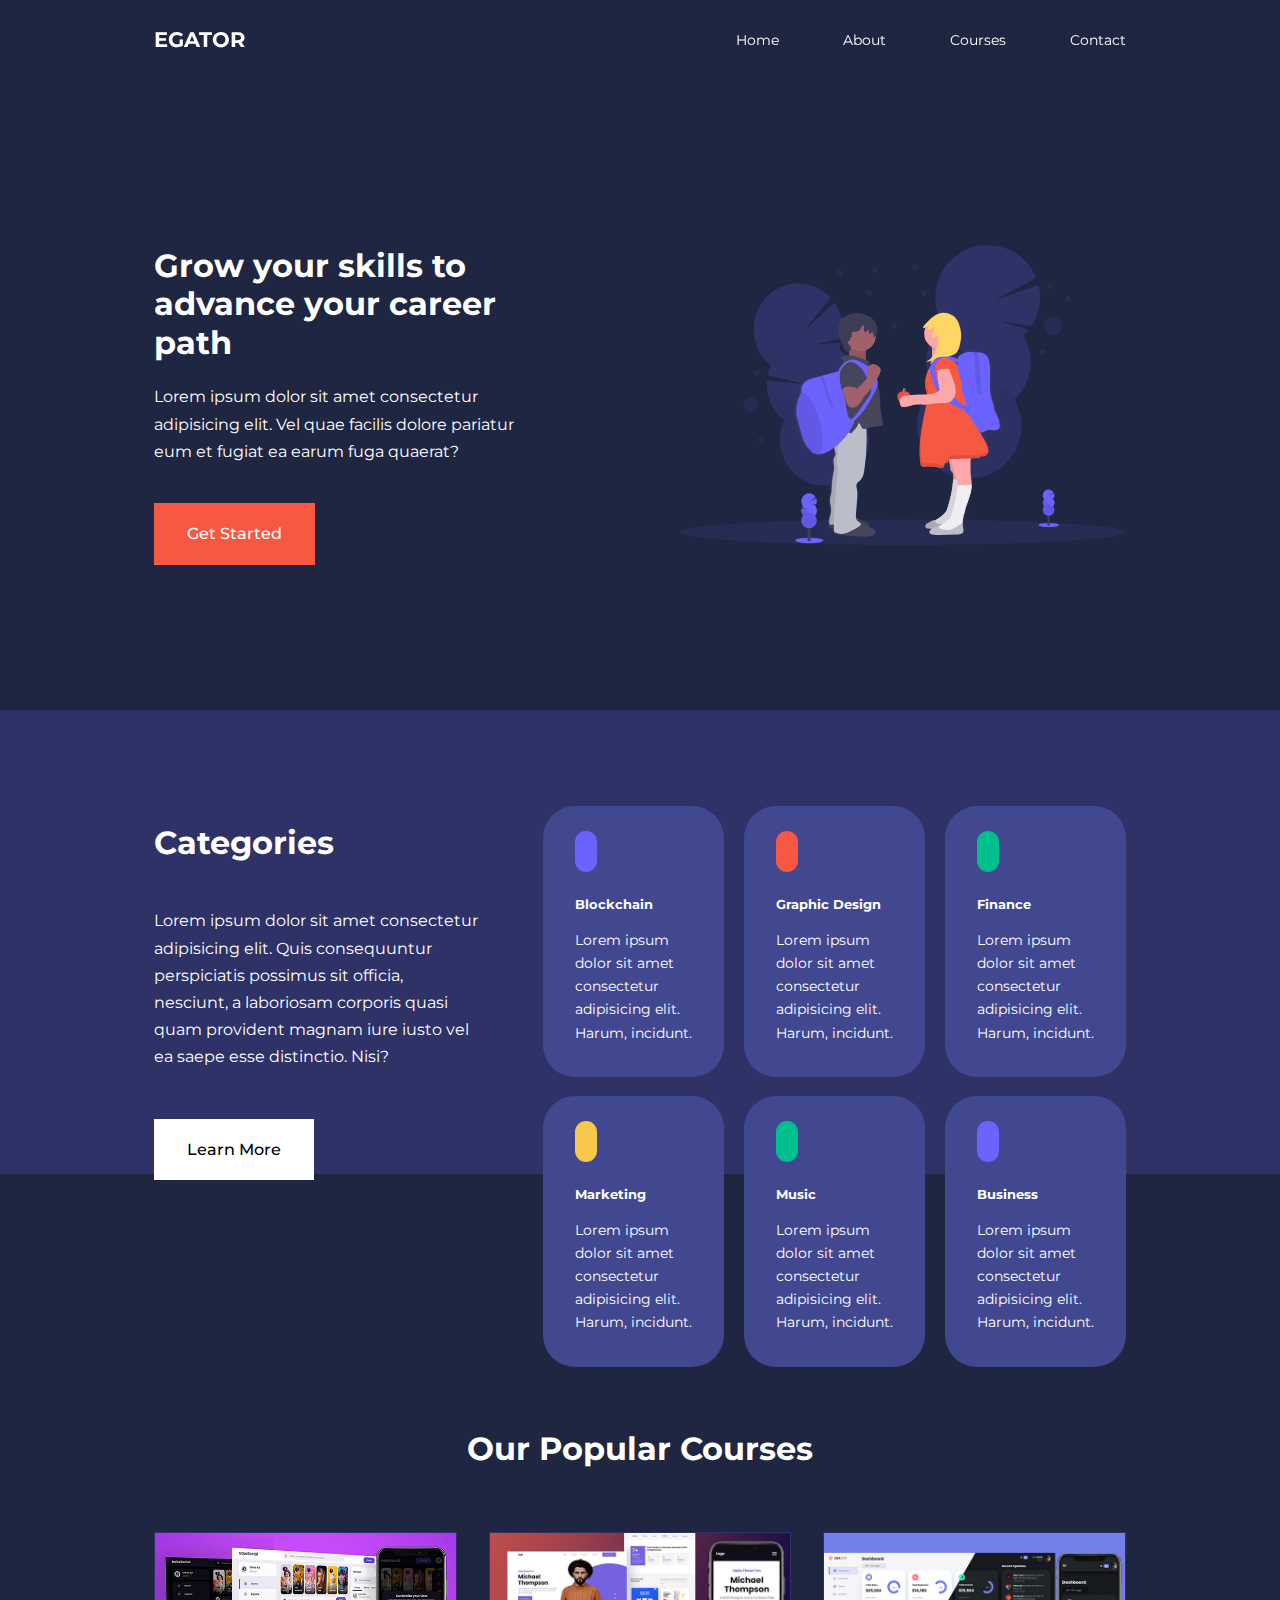
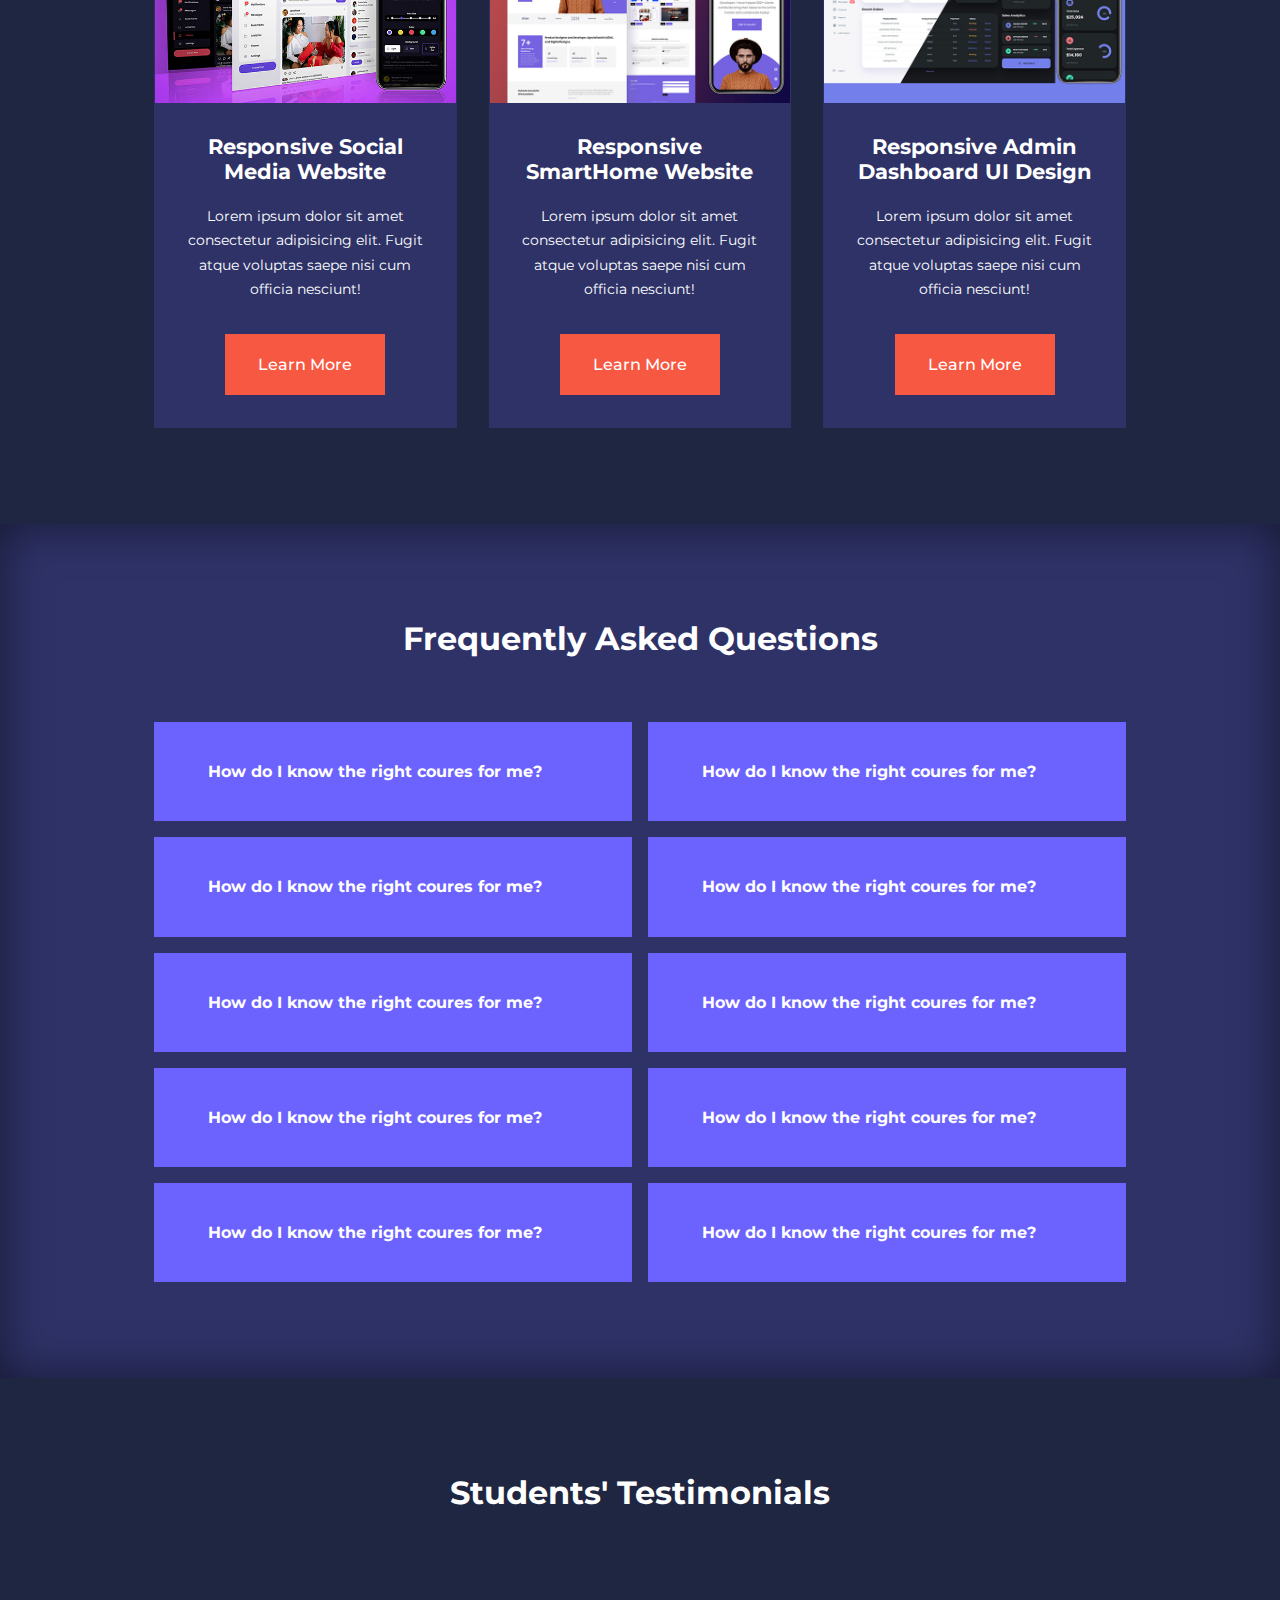
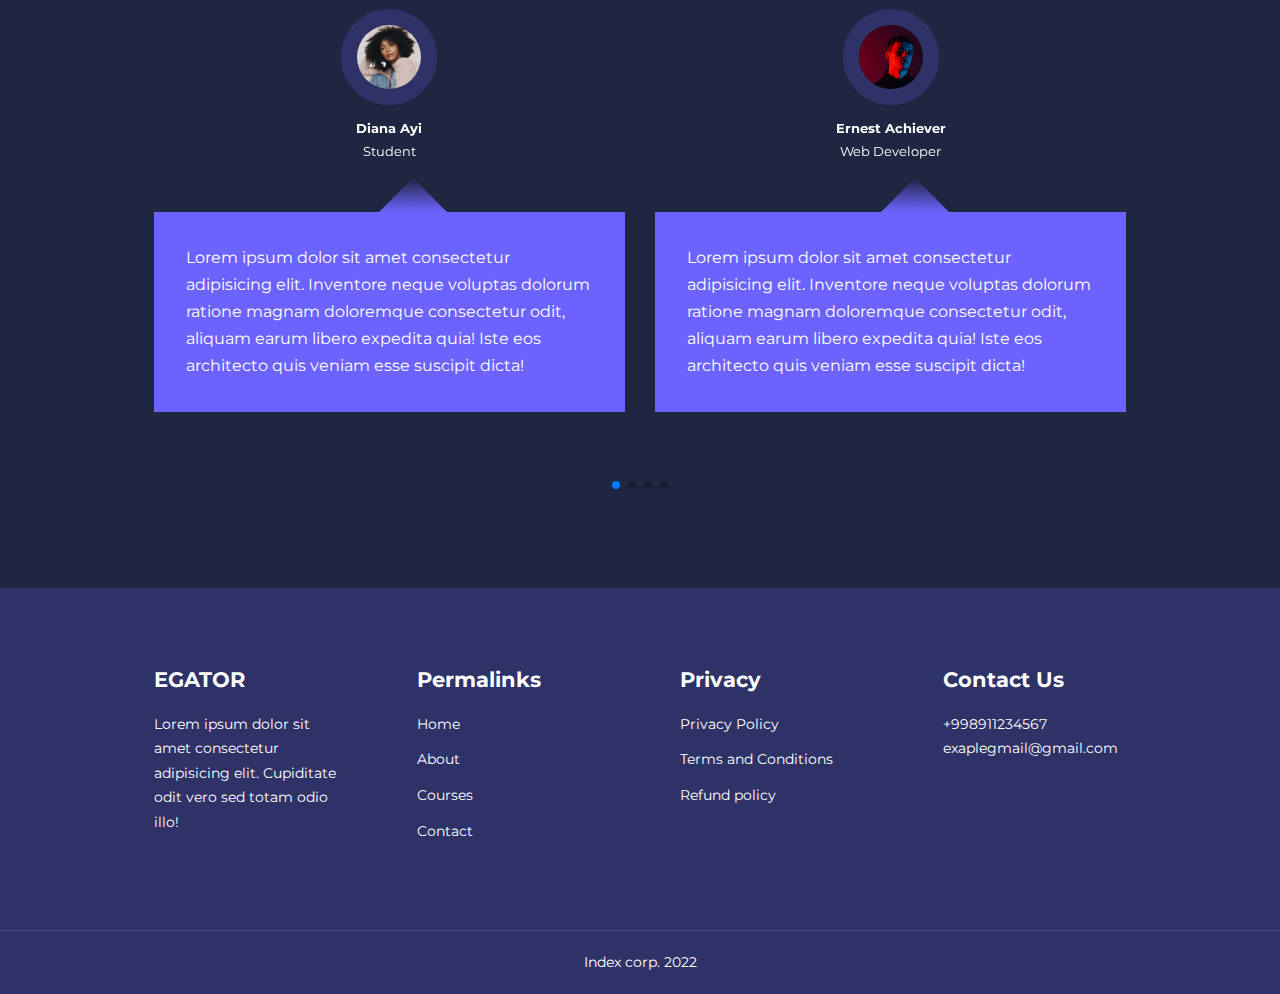
<file: index.html>
<!DOCTYPE html>
<html lang="en">

<head>
    <meta charset="UTF-8">
    <meta http-equiv="X-UA-Compatible" content="IE=edge">
    <meta name="viewport" content="width=device-width, initial-scale=1.0">
    <title>Education School</title>
    <link rel="stylesheet" href="css/style.css">
    <link rel="stylesheet" href="css/normalize.css">
    <!-- icons -->
    <link rel="stylesheet" href="https://unicons.iconscout.com/release/v2.1.6/css/unicons.css">
    <link rel="preconnect" href="https://fonts.googleapis.com">
    <link rel="preconnect" href="https://fonts.gstatic.com" crossorigin>
    <link href="https://fonts.googleapis.com/css2?family=Montserrat:wght@300;400;500;600;700;800;900&display=swap"
        rel="stylesheet">

    <link rel="stylesheet" href="https://cdn.jsdelivr.net/npm/swiper@8/swiper-bundle.min.css" />
</head>

<body>
    <nav>
        <div class="container nav__container">
            <a href="index.html">
                <h4>EGATOR</h4>
            </a>
            <ul class="nav__menu">
                <li><a href="index.html">Home</a></li>
                <li><a href="about.html">About</a></li>
                <li><a href="courses.html">Courses</a></li>
                <li><a href="contact.html">Contact</a></li>
            </ul>
            <button id="open-menu-btn"><i class="uil uil-bars"></i></button>
            <button id="close-menu-btn"><i class="uil uil-multiply"></i></button>
        </div>
    </nav>
    <header>
        <div class="container header__container">
            <div class="header__left">
                <h1>Grow your skills to advance your career path</h1>
                <p>Lorem ipsum dolor sit amet consectetur adipisicing elit. Vel quae facilis dolore pariatur eum et
                    fugiat ea earum fuga quaerat?</p>
                <a class="btn btn-primary" href="courses.html">Get Started</a>
            </div>
            <div class="header__right">
                <div class="heaser__right-image">
                    <img src="./img/header.svg" alt="">
                </div>
            </div>
        </div>
    </header>
    <section class="categories">
        <div class="container categories__container">
            <div class="categories__left">
                <h1>Categories</h1>
                <p>Lorem ipsum dolor sit amet consectetur adipisicing elit. Quis consequuntur perspiciatis possimus sit
                    officia, nesciunt, a laboriosam corporis quasi quam provident magnam iure iusto vel ea saepe esse
                    distinctio. Nisi?</p>
                <a class="btn" href="#">Learn More</a>
            </div>
            <div class="categories__right">
                <article class="category">
                    <span class="category__icon"><i class="uil uil-bitcoin-circle"></i></span>
                    <h5>Blockchain</h5>
                    <p>Lorem ipsum dolor sit amet consectetur adipisicing elit. Harum, incidunt.</p>
                </article>
                <article class="category">
                    <span class="category__icon"><i class="uil uil-palette"></i></span>
                    <h5>Graphic Design</h5>
                    <p>Lorem ipsum dolor sit amet consectetur adipisicing elit. Harum, incidunt.</p>
                </article>
                <article class="category">
                    <span class="category__icon"><i class="uil uil-usd-circle"></i></span>
                    <h5>Finance</h5>
                    <p>Lorem ipsum dolor sit amet consectetur adipisicing elit. Harum, incidunt.</p>
                </article>
                <article class="category">
                    <span class="category__icon"><i class="uil uil-megaphone"></i></span>
                    <h5>Marketing</h5>
                    <p>Lorem ipsum dolor sit amet consectetur adipisicing elit. Harum, incidunt.</p>
                </article>
                <article class="category">
                    <span class="category__icon"><i class="uil uil-music"></i></span>
                    <h5>Music</h5>
                    <p>Lorem ipsum dolor sit amet consectetur adipisicing elit. Harum, incidunt.</p>
                </article>
                <article class="category">
                    <span class="category__icon"><i class="uil uil-puzzle-piece"></i></span>
                    <h5>Business</h5>
                    <p>Lorem ipsum dolor sit amet consectetur adipisicing elit. Harum, incidunt.</p>
                </article>
            </div>
        </div>
    </section>
    <section class="courses">
        <h2>Our Popular Courses</h2>
        <div class="container courses__container">
            <article class="course">
                <div class="course__image">
                    <img src="img/course1.jpg" alt="">
                </div>
                <div class="course__info">
                    <h4>Responsive Social Media Website</h4>
                    <p>Lorem ipsum dolor sit amet consectetur adipisicing elit. Fugit atque voluptas saepe nisi cum
                        officia
                        nesciunt!</p>
                    <a class="btn btn-primary" href="course.html">Learn More</a>
                </div>
            </article>
            <article class="course">
                <div class="course__image">
                    <img src="img/course2.jpg" alt="">
                </div>
                <div class="course__info">
                    <h4>Responsive SmartHome Website</h4>
                    <p>Lorem ipsum dolor sit amet consectetur adipisicing elit. Fugit atque voluptas saepe nisi cum
                        officia
                        nesciunt!</p>
                    <a class="btn btn-primary" href="course.html">Learn More</a>
                </div>
            </article>
            <article class="course">
                <div class="course__image">
                    <img src="img/course3.jpg" alt="">
                </div>
                <div class="course__info">
                    <h4>Responsive Admin Dashboard UI Design</h4>
                    <p>Lorem ipsum dolor sit amet consectetur adipisicing elit. Fugit atque voluptas saepe nisi cum
                        officia
                        nesciunt!</p>
                    <a class="btn btn-primary" href="course.html">Learn More</a>
                </div>
            </article>
        </div>
    </section>
    <section class="faqs">
        <h2>Frequently Asked Questions</h2>
        <div class="container faqs__container">
            <article class="faq">
                <div class="faq__icon"><i class="uil uil-plus"></i></div>
                <div class="question__answer">
                    <h4>How do I know the right coures for me?</h4>
                    <p>Lorem ipsum dolor sit, amet consectetur adipisicing elit. Consequatur rerum voluptate autem!
                        Sequi quaerat accusamus molestiae beatae nam necessitatibus fugiat accusantium cum atque ut
                        reprehenderit, similique doloribus fugit dolorum rem!</p>
                </div>
            </article>

            <article class="faq">
                <div class="faq__icon"><i class="uil uil-plus"></i></div>
                <div class="question__answer">
                    <h4>How do I know the right coures for me?</h4>
                    <p>Lorem ipsum dolor sit, amet consectetur adipisicing elit. Consequatur rerum voluptate autem!
                        Sequi quaerat accusamus molestiae beatae nam necessitatibus fugiat accusantium cum atque ut
                        reprehenderit, similique doloribus fugit dolorum rem!</p>
                </div>
            </article>

            <article class="faq">
                <div class="faq__icon"><i class="uil uil-plus"></i></div>
                <div class="question__answer">
                    <h4>How do I know the right coures for me?</h4>
                    <p>Lorem ipsum dolor sit, amet consectetur adipisicing elit. Consequatur rerum voluptate autem!
                        Sequi quaerat accusamus molestiae beatae nam necessitatibus fugiat accusantium cum atque ut
                        reprehenderit, similique doloribus fugit dolorum rem!</p>
                </div>
            </article>

            <article class="faq">
                <div class="faq__icon"><i class="uil uil-plus"></i></div>
                <div class="question__answer">
                    <h4>How do I know the right coures for me?</h4>
                    <p>Lorem ipsum dolor sit, amet consectetur adipisicing elit. Consequatur rerum voluptate autem!
                        Sequi quaerat accusamus molestiae beatae nam necessitatibus fugiat accusantium cum atque ut
                        reprehenderit, similique doloribus fugit dolorum rem!</p>
                </div>
            </article>

            <article class="faq">
                <div class="faq__icon"><i class="uil uil-plus"></i></div>
                <div class="question__answer">
                    <h4>How do I know the right coures for me?</h4>
                    <p>Lorem ipsum dolor sit, amet consectetur adipisicing elit. Consequatur rerum voluptate autem!
                        Sequi quaerat accusamus molestiae beatae nam necessitatibus fugiat accusantium cum atque ut
                        reprehenderit, similique doloribus fugit dolorum rem!</p>
                </div>
            </article>

            <article class="faq">
                <div class="faq__icon"><i class="uil uil-plus"></i></div>
                <div class="question__answer">
                    <h4>How do I know the right coures for me?</h4>
                    <p>Lorem ipsum dolor sit, amet consectetur adipisicing elit. Consequatur rerum voluptate autem!
                        Sequi quaerat accusamus molestiae beatae nam necessitatibus fugiat accusantium cum atque ut
                        reprehenderit, similique doloribus fugit dolorum rem!</p>
                </div>
            </article>

            <article class="faq">
                <div class="faq__icon"><i class="uil uil-plus"></i></div>
                <div class="question__answer">
                    <h4>How do I know the right coures for me?</h4>
                    <p>Lorem ipsum dolor sit, amet consectetur adipisicing elit. Consequatur rerum voluptate autem!
                        Sequi quaerat accusamus molestiae beatae nam necessitatibus fugiat accusantium cum atque ut
                        reprehenderit, similique doloribus fugit dolorum rem!</p>
                </div>
            </article>

            <article class="faq">
                <div class="faq__icon"><i class="uil uil-plus"></i></div>
                <div class="question__answer">
                    <h4>How do I know the right coures for me?</h4>
                    <p>Lorem ipsum dolor sit, amet consectetur adipisicing elit. Consequatur rerum voluptate autem!
                        Sequi quaerat accusamus molestiae beatae nam necessitatibus fugiat accusantium cum atque ut
                        reprehenderit, similique doloribus fugit dolorum rem!</p>
                </div>
            </article>

            <article class="faq">
                <div class="faq__icon"><i class="uil uil-plus"></i></div>
                <div class="question__answer">
                    <h4>How do I know the right coures for me?</h4>
                    <p>Lorem ipsum dolor sit, amet consectetur adipisicing elit. Consequatur rerum voluptate autem!
                        Sequi quaerat accusamus molestiae beatae nam necessitatibus fugiat accusantium cum atque ut
                        reprehenderit, similique doloribus fugit dolorum rem!</p>
                </div>
            </article>

            <article class="faq">
                <div class="faq__icon"><i class="uil uil-plus"></i></div>
                <div class="question__answer">
                    <h4>How do I know the right coures for me?</h4>
                    <p>Lorem ipsum dolor sit, amet consectetur adipisicing elit. Consequatur rerum voluptate autem!
                        Sequi quaerat accusamus molestiae beatae nam necessitatibus fugiat accusantium cum atque ut
                        reprehenderit, similique doloribus fugit dolorum rem!</p>
                </div>
            </article>
        </div>
    </section>
    <section class="container testimonials__container  mySwiper">
        <h2>Students' Testimonials</h2>
        <div class="swiper-wrapper">
            <article class="testimonial swiper-slide">
                <div class="avatar">
                    <img src="img/avatar1.jpg" alt="">
                </div>
                <div class="testimonial__info">
                    <h5>Diana Ayi</h5>
                    <small>Student</small>
                </div>
                <div class="testimonial__body">
                    <p>Lorem ipsum dolor sit amet consectetur adipisicing elit. Inventore neque voluptas dolorum ratione
                        magnam doloremque consectetur odit, aliquam earum libero expedita quia! Iste eos architecto quis
                        veniam esse suscipit dicta!</p>
                </div>
            </article>
            <article class="testimonial swiper-slide">
                <div class="avatar">
                    <img src="img/avatar2.jpg" alt="">
                </div>
                <div class="testimonial__info">
                    <h5>Ernest Achiever</h5>
                    <small>Web Developer</small>
                </div>
                <div class="testimonial__body">
                    <p>Lorem ipsum dolor sit amet consectetur adipisicing elit. Inventore neque voluptas dolorum ratione
                        magnam doloremque consectetur odit, aliquam earum libero expedita quia! Iste eos architecto quis
                        veniam esse suscipit dicta!</p>
                </div>
            </article>
            <article class="testimonial swiper-slide">
                <div class="avatar">
                    <img src="img/avatar3.jpg" alt="">
                </div>
                <div class="testimonial__info">
                    <h5>Edem Quist</h5>
                    <small>Student</small>
                </div>
                <div class="testimonial__body">
                    <p>Lorem ipsum dolor sit amet consectetur adipisicing elit. Inventore neque voluptas dolorum ratione
                        magnam doloremque consectetur odit, aliquam earum libero expedita quia! Iste eos architecto quis
                        veniam esse suscipit dicta!</p>
                </div>
            </article>
            <article class="testimonial swiper-slide">
                <div class="avatar">
                    <img src="img/avatar4.jpg" alt="">
                </div>
                <div class="testimonial__info">
                    <h5>Hajia Bintu</h5>
                    <small>Student</small>
                </div>
                <div class="testimonial__body">
                    <p>Lorem ipsum dolor sit amet consectetur adipisicing elit. Inventore neque voluptas dolorum ratione
                        magnam doloremque consectetur odit, aliquam earum libero expedita quia! Iste eos architecto quis
                        veniam esse suscipit dicta!</p>
                </div>
            </article>
            <article class="testimonial swiper-slide">
                <div class="avatar">
                    <img src="img/avatar5.jpg" alt="">
                </div>
                <div class="testimonial__info">
                    <h5>Diana Ayi</h5>
                    <small>Student</small>
                </div>
                <div class="testimonial__body">
                    <p>Lorem ipsum dolor sit amet consectetur adipisicing elit. Inventore neque voluptas dolorum ratione
                        magnam doloremque consectetur odit, aliquam earum libero expedita quia! Iste eos architecto quis
                        veniam esse suscipit dicta!</p>
                </div>
            </article>
        </div>
        <div class="swiper-pagination"></div>
    </section>
    <footer>
        <div class="container footer__container">
            <div class="footer__1">
                <a href="index.html" class="footer__logo">
                    <h4>EGATOR</h4>
                </a>
                <p>Lorem ipsum dolor sit amet consectetur adipisicing elit. Cupiditate odit vero sed totam odio illo!
                </p>
            </div>
            <div class="footer__2">
                <h4>Permalinks</h4>
                <ul class="permalinks">
                    <li><a href="index.html">Home</a></li>
                    <li><a href="about.html">About</a></li>
                    <li><a href="courses.html">Courses</a></li>
                    <li><a href="contact.html">Contact</a></li>
                </ul>
            </div>
            <div class="footer__3">
                <h4>Privacy</h4>
                <ul class="privacy">
                    <li><a href="#">Privacy Policy</a></li>
                    <li><a href="#">Terms and Conditions</a></li>
                    <li><a href="#">Refund policy</a></li>
                </ul>
            </div>
            <div class="footer__4">
                <h4>Contact Us</h4>
                <div class="footer__number">
                    <a href="#">+998911234567</a>
                    <a href="#">exaplegmail@gmail.com</a>
                </div>
                <ul class="footer__socials">
                    <li>
                        <a href="#"><i class="uil uil-facebook-f"></i></a>
                        <a href="#"><i class="uil uil-instagram-alt"></i></a>
                        <a href="#"><i class="uil uil-twitter"></i></a>
                        <a href="#"><i class="uil uil-linkedin-alt"></i></a>
                    </li>
                </ul>
            </div>
        </div>
        <div class="footer__copyright">
            <a href="#">Index corp. 2022</a>
        </div>
    </footer>
    <script src="https://cdn.jsdelivr.net/npm/swiper@8/swiper-bundle.min.js"></script>
    <script src="js/main.js"></script>

    <script>
        var swiper = new Swiper(".mySwiper", {
            slidesPerView: 1,
            spaceBetween: 30,
            pagination: {
                el: ".swiper-pagination",
                clickable: true,
            },
            breakpoints: {
                600: {
                    slidesPerView: 2,
                },
            }
        });
    </script>
</body>

</html>
</file>
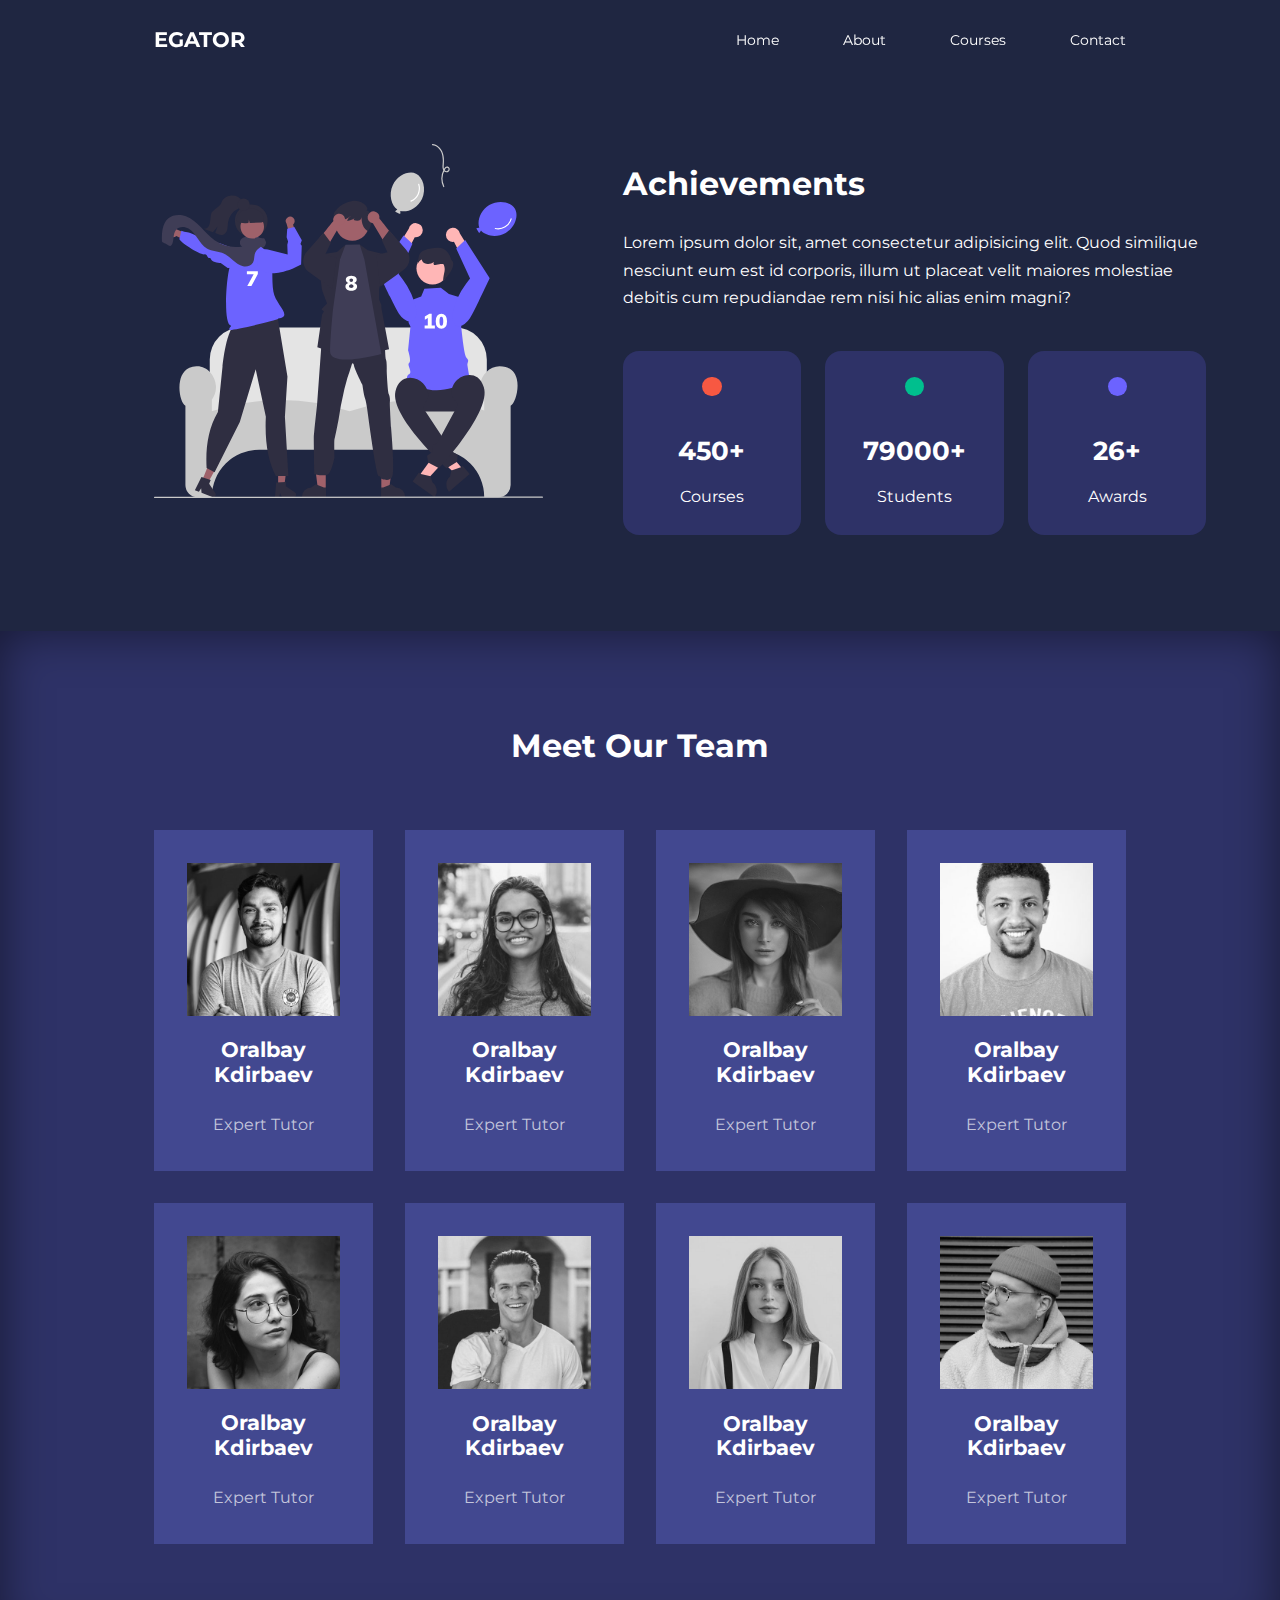
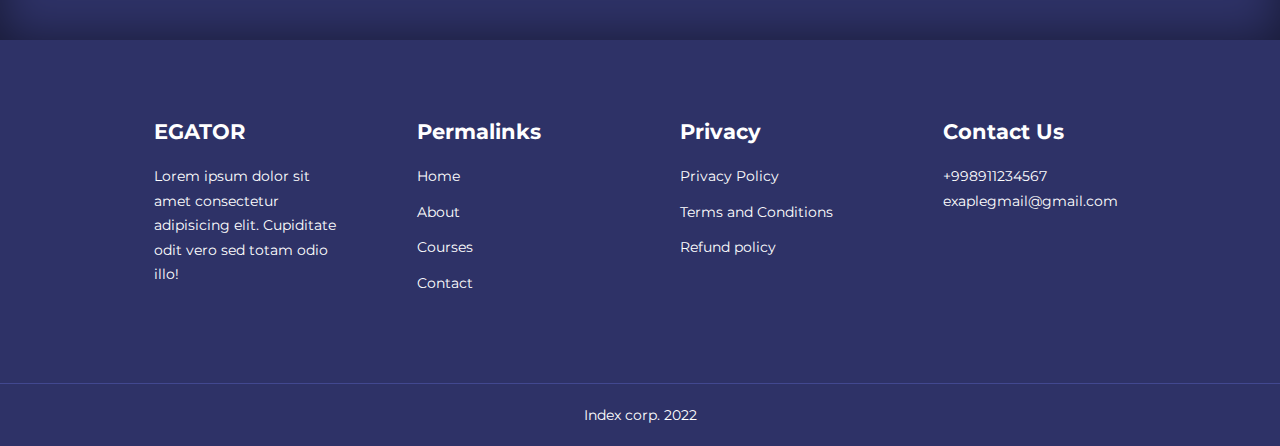
<file: about.html>
<!DOCTYPE html>
<html lang="en">

<head>
    <meta charset="UTF-8">
    <meta http-equiv="X-UA-Compatible" content="IE=edge">
    <meta name="viewport" content="width=device-width, initial-scale=1.0">
    <title>Education School</title>
    <link rel="stylesheet" href="css/style.css">
    <link rel="stylesheet" href="css/about.css">
    <link rel="stylesheet" href="css/normalize.css">
    <!-- icons -->
    <link rel="stylesheet" href="https://unicons.iconscout.com/release/v2.1.6/css/unicons.css">
    <link rel="preconnect" href="https://fonts.googleapis.com">
    <link rel="preconnect" href="https://fonts.gstatic.com" crossorigin>
    <link href="https://fonts.googleapis.com/css2?family=Montserrat:wght@300;400;500;600;700;800;900&display=swap"
        rel="stylesheet">
</head>

<body>
    <nav>
        <div class="container nav__container">
            <a href="index.html">
                <h4>EGATOR</h4>
            </a>
            <ul class="nav__menu">
                <li><a href="index.html">Home</a></li>
                <li><a href="about.html">About</a></li>
                <li><a href="courses.html">Courses</a></li>
                <li><a href="contact.html">Contact</a></li>
            </ul>
            <button id="open-menu-btn"><i class="uil uil-bars"></i></button>
            <button id="close-menu-btn"><i class="uil uil-multiply"></i></button>
        </div>
    </nav>

    <section class="about__achievements">
        <div class="container about__achievements-container">
            <div class="about__achievements-left">
                <img src="./img/aboutachievements.svg" alt="">
            </div>
            <div class="about__achievements-right">
                <h1>Achievements</h1>
                <p>
                    Lorem ipsum dolor sit, amet consectetur adipisicing elit. Quod similique nesciunt eum est id
                    corporis, illum ut placeat velit maiores molestiae debitis cum repudiandae rem nisi hic alias enim
                    magni?
                </p>

                <div class="achievements__cards">
                    <article class="achievment__card">
                        <span class="achievement__icon">
                            <i class="uil uil-video"></i>
                        </span>
                        <h3>450+</h3>
                        <p>Courses</p>
                    </article>
                    <article class="achievment__card">
                        <span class="achievement__icon">
                            <i class="uil uil-users-alt"></i>
                        </span>
                        <h3>79000+</h3>
                        <p>Students</p>
                    </article>
                    <article class="achievment__card">
                        <span class="achievement__icon">
                            <i class="uil uil-award"></i>
                        </span>
                        <h3>26+</h3>
                        <p>Awards</p>
                    </article>
                </div>
            </div>
        </div>
    </section>

    <section class="team">
        <h2>Meet Our Team</h2>
        <div class="container team__container">
            <article class="team__member">
                <div class="team__member-image">
                    <img src="./img/tm1.jpg" alt="">
                </div>
                <div class="team__member-info">
                    <h4>Oralbay Kdirbaev</h4>
                    <p>Expert Tutor</p>
                </div>
                <div class="team__member-socials">
                    <a href="#" target="_blank"><i class="uil uil-instagram"></i></a>
                    <a href="#" target="_blank"><i class="uil uil-twitter-alt"></i></a>
                    <a href="#" target="_blank"><i class="uil uil-telegram-alt"></i></i></a>
                </div>
            </article>
            <article class="team__member">
                <div class="team__member-image">
                    <img src="./img/tm2.jpg" alt="">
                </div>
                <div class="team__member-info">
                    <h4>Oralbay Kdirbaev</h4>
                    <p>Expert Tutor</p>
                </div>
                <div class="team__member-socials">
                    <a href="#" target="_blank"><i class="uil uil-instagram"></i></a>
                    <a href="#" target="_blank"><i class="uil uil-twitter-alt"></i></a>
                    <a href="#" target="_blank"><i class="uil uil-telegram-alt"></i></i></a>
                </div>
            </article>
            <article class="team__member">
                <div class="team__member-image">
                    <img src="./img/tm3.jpg" alt="">
                </div>
                <div class="team__member-info">
                    <h4>Oralbay Kdirbaev</h4>
                    <p>Expert Tutor</p>
                </div>
                <div class="team__member-socials">
                    <a href="#" target="_blank"><i class="uil uil-instagram"></i></a>
                    <a href="#" target="_blank"><i class="uil uil-twitter-alt"></i></a>
                    <a href="#" target="_blank"><i class="uil uil-telegram-alt"></i></i></a>
                </div>
            </article>
            <article class="team__member">
                <div class="team__member-image">
                    <img src="./img/tm4.jpg" alt="">
                </div>
                <div class="team__member-info">
                    <h4>Oralbay Kdirbaev</h4>
                    <p>Expert Tutor</p>
                </div>
                <div class="team__member-socials">
                    <a href="#" target="_blank"><i class="uil uil-instagram"></i></a>
                    <a href="#" target="_blank"><i class="uil uil-twitter-alt"></i></a>
                    <a href="#" target="_blank"><i class="uil uil-telegram-alt"></i></i></a>
                </div>
            </article>
            <article class="team__member">
                <div class="team__member-image">
                    <img src="./img/tm5.jpg" alt="">
                </div>
                <div class="team__member-info">
                    <h4>Oralbay Kdirbaev</h4>
                    <p>Expert Tutor</p>
                </div>
                <div class="team__member-socials">
                    <a href="#" target="_blank"><i class="uil uil-instagram"></i></a>
                    <a href="#" target="_blank"><i class="uil uil-twitter-alt"></i></a>
                    <a href="#" target="_blank"><i class="uil uil-telegram-alt"></i></i></a>
                </div>
            </article>
            <article class="team__member">
                <div class="team__member-image">
                    <img src="./img/tm6.jpg" alt="">
                </div>
                <div class="team__member-info">
                    <h4>Oralbay Kdirbaev</h4>
                    <p>Expert Tutor</p>
                </div>
                <div class="team__member-socials">
                    <a href="#" target="_blank"><i class="uil uil-instagram"></i></a>
                    <a href="#" target="_blank"><i class="uil uil-twitter-alt"></i></a>
                    <a href="#" target="_blank"><i class="uil uil-telegram-alt"></i></i></a>
                </div>
            </article>
            <article class="team__member">
                <div class="team__member-image">
                    <img src="./img/tm7.jpg" alt="">
                </div>
                <div class="team__member-info">
                    <h4>Oralbay Kdirbaev</h4>
                    <p>Expert Tutor</p>
                </div>
                <div class="team__member-socials">
                    <a href="#" target="_blank"><i class="uil uil-instagram"></i></a>
                    <a href="#" target="_blank"><i class="uil uil-twitter-alt"></i></a>
                    <a href="#" target="_blank"><i class="uil uil-telegram-alt"></i></i></a>
                </div>
            </article>
            <article class="team__member">
                <div class="team__member-image">
                    <img src="./img/tm8.jpg" alt="">
                </div>
                <div class="team__member-info">
                    <h4>Oralbay Kdirbaev</h4>
                    <p>Expert Tutor</p>
                </div>
                <div class="team__member-socials">
                    <a href="#" target="_blank"><i class="uil uil-instagram"></i></a>
                    <a href="#" target="_blank"><i class="uil uil-twitter-alt"></i></a>
                    <a href="#" target="_blank"><i class="uil uil-telegram-alt"></i></i></a>
                </div>
            </article>
        </div>
    </section>










    <footer>
        <div class="container footer__container">
            <div class="footer__1">
                <a href="index.html" class="footer__logo">
                    <h4>EGATOR</h4>
                </a>
                <p>Lorem ipsum dolor sit amet consectetur adipisicing elit. Cupiditate odit vero sed totam odio illo!
                </p>
            </div>
            <div class="footer__2">
                <h4>Permalinks</h4>
                <ul class="permalinks">
                    <li><a href="index.html">Home</a></li>
                    <li><a href="about.html">About</a></li>
                    <li><a href="courses.html">Courses</a></li>
                    <li><a href="contact.html">Contact</a></li>
                </ul>
            </div>
            <div class="footer__3">
                <h4>Privacy</h4>
                <ul class="privacy">
                    <li><a href="#">Privacy Policy</a></li>
                    <li><a href="#">Terms and Conditions</a></li>
                    <li><a href="#">Refund policy</a></li>
                </ul>
            </div>
            <div class="footer__4">
                <h4>Contact Us</h4>
                <div class="footer__number">
                    <a href="#">+998911234567</a>
                    <a href="#">exaplegmail@gmail.com</a>
                </div>
                <ul class="footer__socials">
                    <li>
                        <a href="#"><i class="uil uil-facebook-f"></i></a>
                        <a href="#"><i class="uil uil-instagram-alt"></i></a>
                        <a href="#"><i class="uil uil-twitter"></i></a>
                        <a href="#"><i class="uil uil-linkedin-alt"></i></a>
                    </li>
                </ul>
            </div>
        </div>
        <div class="footer__copyright">
            <a href="#">Index corp. 2022</a>
        </div>
    </footer>
    <script src="js/main.js"></script>
</body>

</html>
</file>
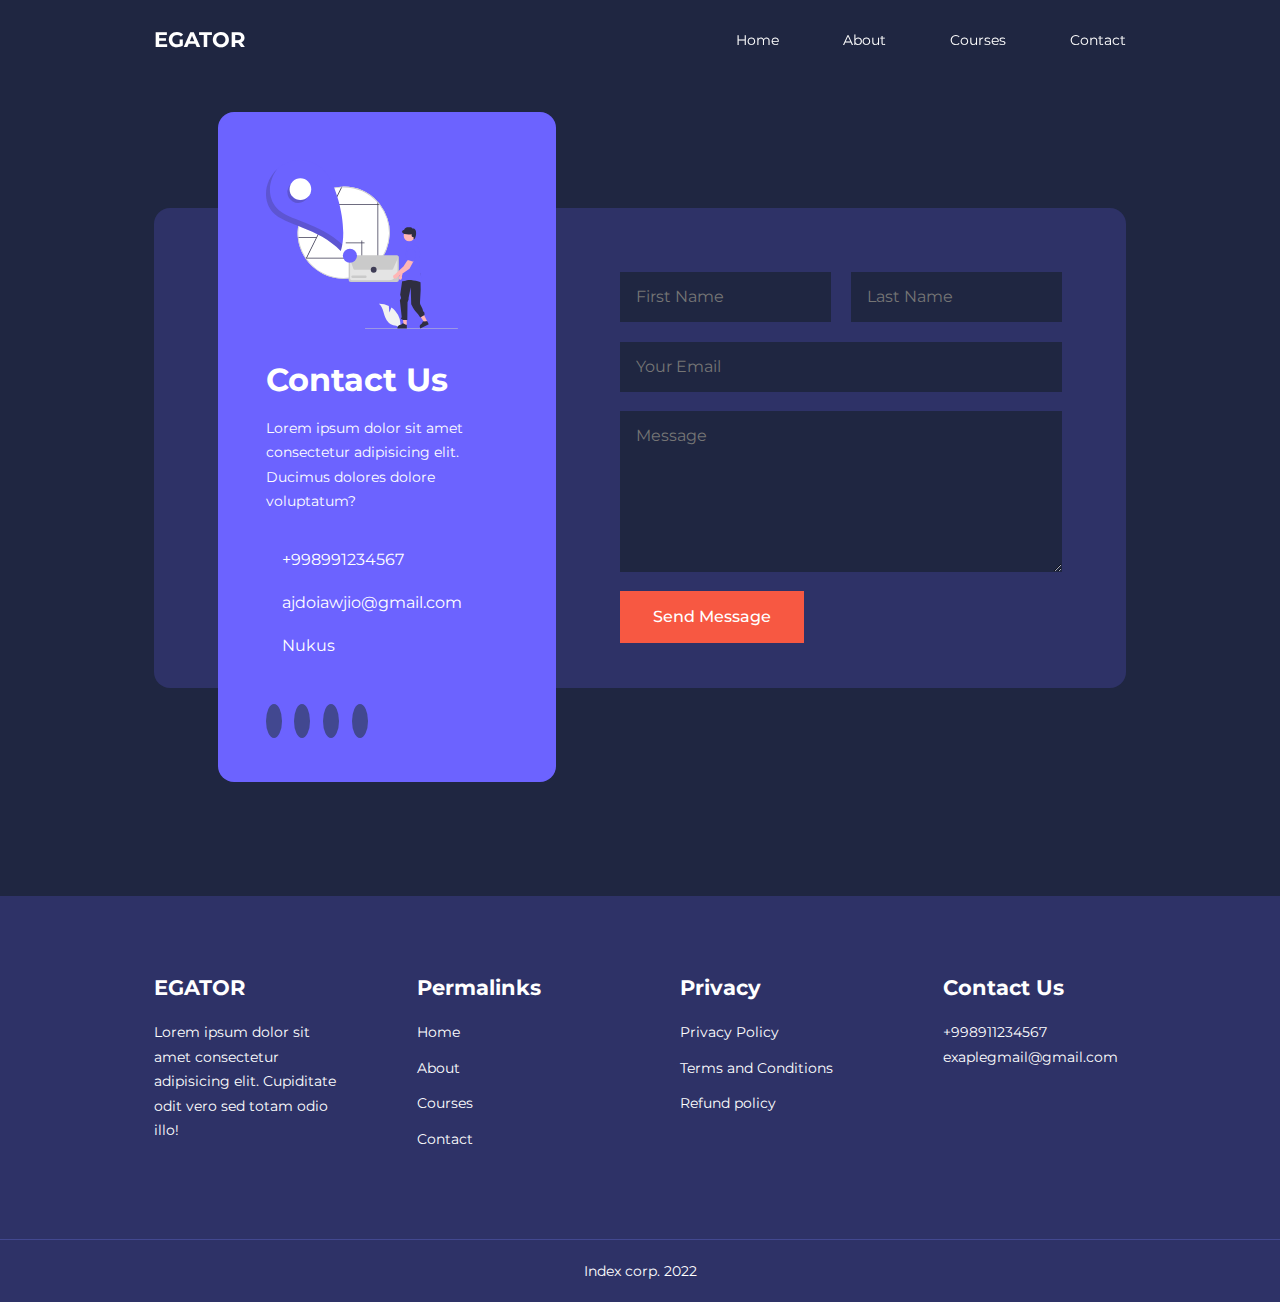
<file: contact.html>
<!DOCTYPE html>
<html lang="en">

<head>
    <meta charset="UTF-8">
    <meta http-equiv="X-UA-Compatible" content="IE=edge">
    <meta name="viewport" content="width=device-width, initial-scale=1.0">
    <title>Education School</title>
    <link rel="stylesheet" href="css/style.css"> 
    <link rel="stylesheet" href="css/contact.css"> 
    <link rel="stylesheet" href="css/normalize.css">
    <!-- icons -->
    <link rel="stylesheet" href="https://unicons.iconscout.com/release/v2.1.6/css/unicons.css">
    <link rel="preconnect" href="https://fonts.googleapis.com">
    <link rel="preconnect" href="https://fonts.gstatic.com" crossorigin>
    <link href="https://fonts.googleapis.com/css2?family=Montserrat:wght@300;400;500;600;700;800;900&display=swap"
        rel="stylesheet">
</head>

<body>
    <nav>
        <div class="container nav__container">
            <a href="index.html">
                <h4>EGATOR</h4>
            </a>
            <ul class="nav__menu">
                <li><a href="index.html">Home</a></li>
                <li><a href="about.html">About</a></li>
                <li><a href="courses.html">Courses</a></li>
                <li><a href="contact.html">Contact</a></li>
            </ul>
            <button id="open-menu-btn"><i class="uil uil-bars"></i></button>
            <button id="close-menu-btn"><i class="uil uil-multiply"></i></button>
        </div>
    </nav>

    <section class="contact">
        <div class="container contact__container">
            <aside class="contact__aside">
                <div class="aside__amage">
                    <img src="./img/contact.svg" alt="">
                </div>
                <h2>Contact Us</h2>
                <p>Lorem ipsum dolor sit amet consectetur adipisicing elit. Ducimus dolores dolore voluptatum?</p>
                <ul class="contact__details">
                    <li>
                        <i class="uil uil-phone-times"></i>
                        <a href="#">+998991234567</a>
                    </li>
                    <li>
                        <i class="uil uil-envelope"></i>
                        <a href="#">ajdoiawjio@gmail.com</a>
                    </li>
                    <li>
                        <i class="uil uil-location-point"></i>
                        <a href="#">Nukus</a>
                    </li>
                </ul>
                <ul class="contact__socials">
                    <li>
                        <a href="#"><i class="uil uil-facebook-f"></i></a>
                    </li>
                    <li>
                        <a href="#"><i class="uil uil-instagram-alt"></i></a>
                    </li>
                    <li>
                        <a href="#"><i class="uil uil-twitter"></i></a>
                    </li>
                    <li>
                        <a href="#"><i class="uil uil-linkedin-alt"></i></a>
                    </li>
                </ul>
            </aside>

            <form class="contact__form" action="https://formspree.io/f/moqbqnjl" method="Post">
                <div class="form__name">
                    <input type="text" name="First Name" placeholder="First Name" required> 
                    <input type="text" name="Last Name" placeholder="Last Name" required>
                </div>
                <input type="email" name="Email Address" placeholder="Your Email" required>
                <textarea name="Message" rows="7" placeholder="Message" required></textarea>
                <button type="submit" class="btn btn-primary">Send Message</button>
            </form>
        </div>
    </section>



   

    <footer>
        <div class="container footer__container">
            <div class="footer__1">
                <a href="index.html" class="footer__logo">
                    <h4>EGATOR</h4>
                </a>
                <p>Lorem ipsum dolor sit amet consectetur adipisicing elit. Cupiditate odit vero sed totam odio illo!
                </p>
            </div>
            <div class="footer__2">
                <h4>Permalinks</h4>
                <ul class="permalinks">
                    <li><a href="index.html">Home</a></li>
                    <li><a href="about.html">About</a></li>
                    <li><a href="courses.html">Courses</a></li>
                    <li><a href="contact.html">Contact</a></li>
                </ul>
            </div>
            <div class="footer__3">
                <h4>Privacy</h4>
                <ul class="privacy">
                    <li><a href="#">Privacy Policy</a></li>
                    <li><a href="#">Terms and Conditions</a></li>
                    <li><a href="#">Refund policy</a></li>
                </ul>
            </div>
            <div class="footer__4">
                <h4>Contact Us</h4>
                <div class="footer__number">
                    <a href="#">+998911234567</a>
                    <a href="#">exaplegmail@gmail.com</a>
                </div>
                <ul class="footer__socials">
                    <li>
                        <a href="#"><i class="uil uil-facebook-f"></i></a>
                        <a href="#"><i class="uil uil-instagram-alt"></i></a>
                        <a href="#"><i class="uil uil-twitter"></i></a>
                        <a href="#"><i class="uil uil-linkedin-alt"></i></a>
                    </li>
                </ul>
            </div>
        </div>
        <div class="footer__copyright">
            <a href="#">Index corp. 2022</a>
        </div>
    </footer>
    <script src="js/main.js"></script>
</body>

</html>
</file>
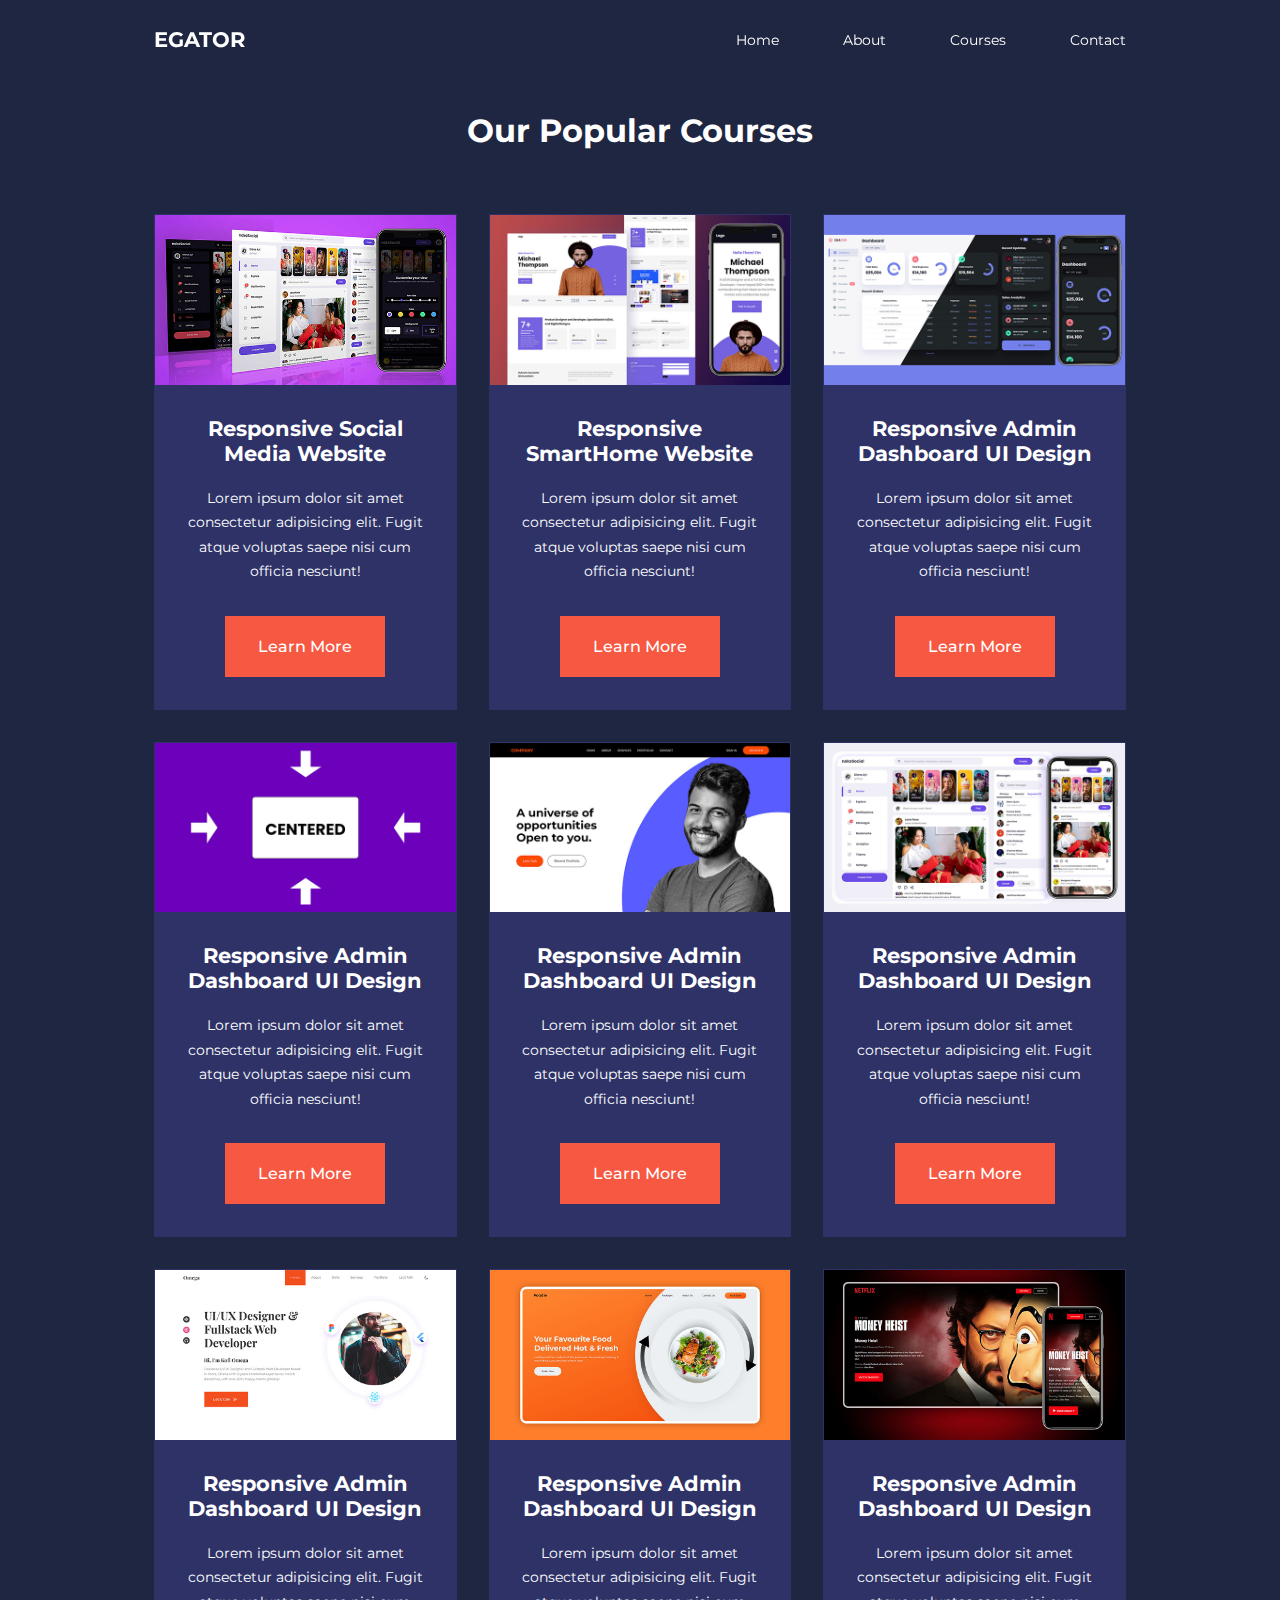
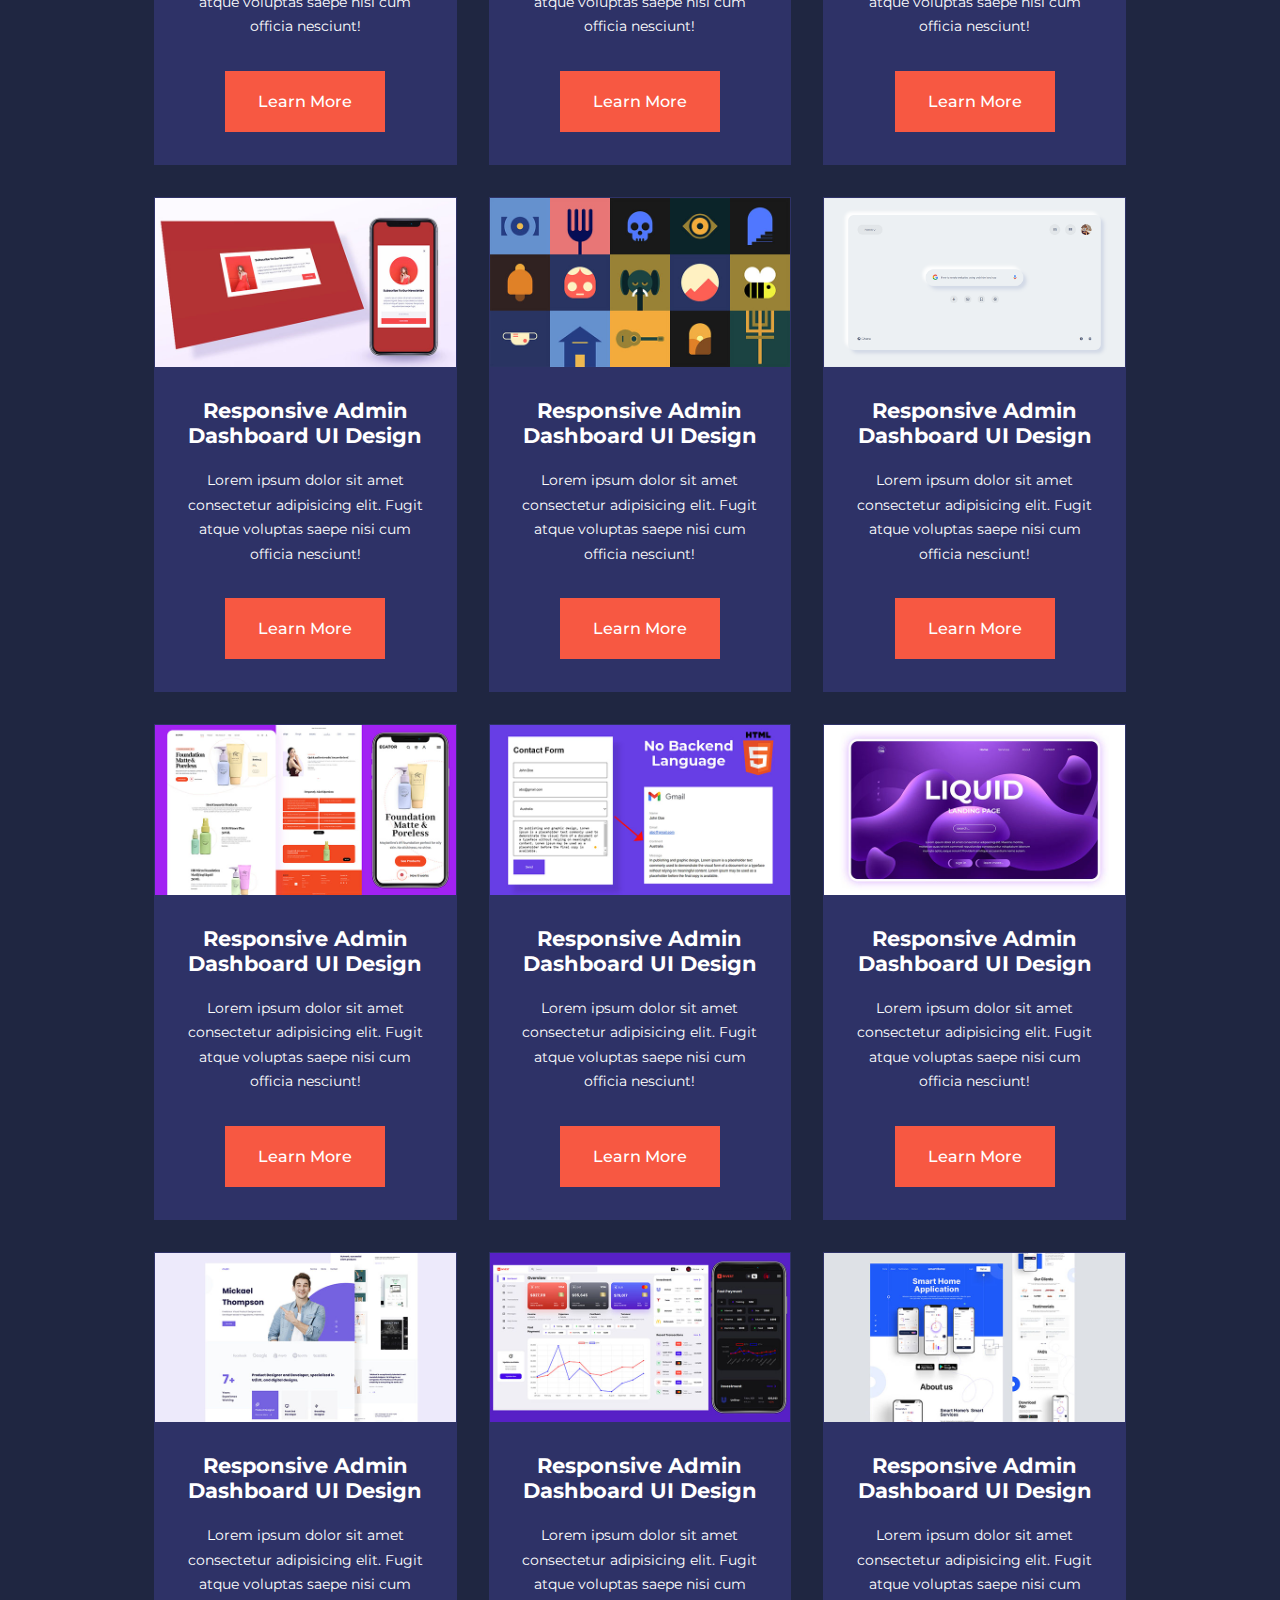
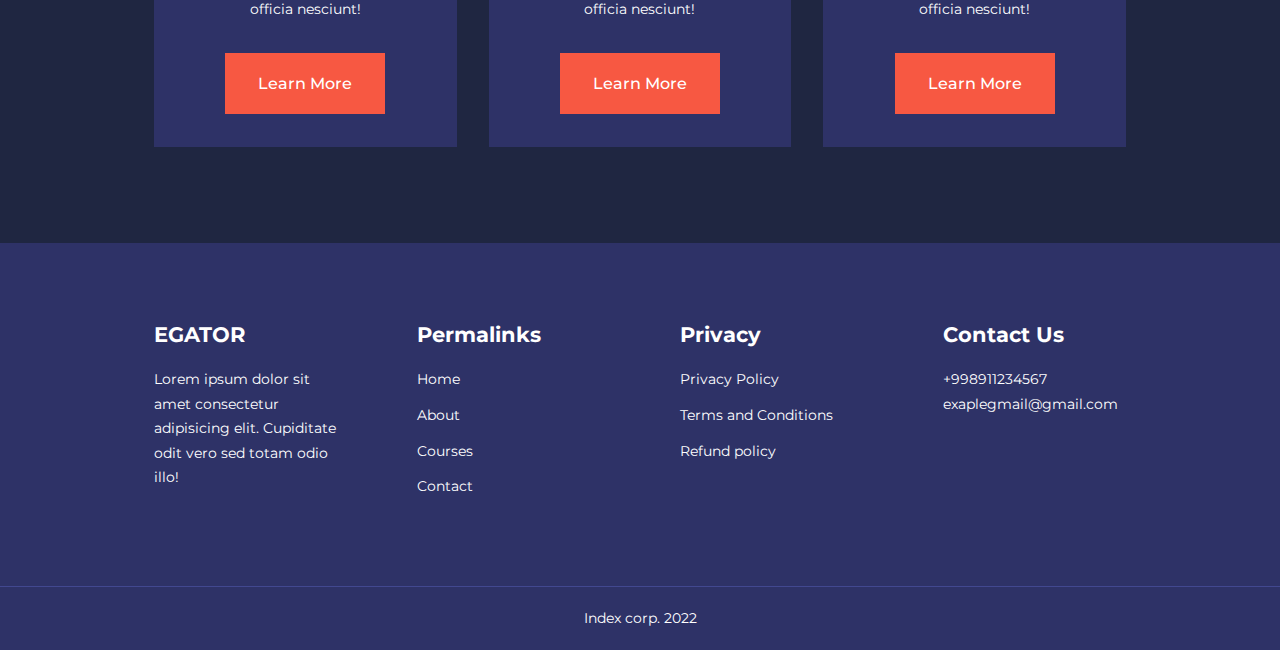
<file: courses.html>
<!DOCTYPE html>
<html lang="en">

<head>
    <meta charset="UTF-8">
    <meta http-equiv="X-UA-Compatible" content="IE=edge">
    <meta name="viewport" content="width=device-width, initial-scale=1.0">
    <title>Education School</title>
    <link rel="stylesheet" href="css/style.css"> 
    <link rel="stylesheet" href="css/normalize.css">
    <!-- icons -->
    <link rel="stylesheet" href="https://unicons.iconscout.com/release/v2.1.6/css/unicons.css">
    <link rel="preconnect" href="https://fonts.googleapis.com">
    <link rel="preconnect" href="https://fonts.gstatic.com" crossorigin>
    <link href="https://fonts.googleapis.com/css2?family=Montserrat:wght@300;400;500;600;700;800;900&display=swap"
        rel="stylesheet">

    <style>
        .courses {
            margin-top: 1rem; 
        }
    </style>
</head>

<body>
    <nav>
        <div class="container nav__container">
            <a href="index.html">
                <h4>EGATOR</h4>
            </a>
            <ul class="nav__menu">
                <li><a href="index.html">Home</a></li>
                <li><a href="about.html">About</a></li>
                <li><a href="courses.html">Courses</a></li>
                <li><a href="contact.html">Contact</a></li>
            </ul>
            <button id="open-menu-btn"><i class="uil uil-bars"></i></button>
            <button id="close-menu-btn"><i class="uil uil-multiply"></i></button>
        </div>
    </nav>


    <section class="courses">
        <h2>Our Popular Courses</h2>
        <div class="container courses__container">
            <article class="course">
                <div class="course__image">
                    <img src="img/course1.jpg" alt="">
                </div>
                <div class="course__info">
                    <h4>Responsive Social Media Website</h4>
                    <p>Lorem ipsum dolor sit amet consectetur adipisicing elit. Fugit atque voluptas saepe nisi cum
                        officia
                        nesciunt!</p>
                    <a class="btn btn-primary" href="course.html">Learn More</a>
                </div>
            </article>
            <article class="course">
                <div class="course__image">
                    <img src="img/course2.jpg" alt="">
                </div>
                <div class="course__info">
                    <h4>Responsive SmartHome Website</h4>
                    <p>Lorem ipsum dolor sit amet consectetur adipisicing elit. Fugit atque voluptas saepe nisi cum
                        officia
                        nesciunt!</p>
                    <a class="btn btn-primary" href="course.html">Learn More</a>
                </div>
            </article>
            <article class="course">
                <div class="course__image">
                    <img src="img/course3.jpg" alt="">
                </div>
                <div class="course__info">
                    <h4>Responsive Admin Dashboard UI Design</h4>
                    <p>Lorem ipsum dolor sit amet consectetur adipisicing elit. Fugit atque voluptas saepe nisi cum
                        officia
                        nesciunt!</p>
                    <a class="btn btn-primary" href="course.html">Learn More</a>
                </div>
            </article>
            <article class="course">
                <div class="course__image">
                    <img src="img/course4.jpg" alt="">
                </div>
                <div class="course__info">
                    <h4>Responsive Admin Dashboard UI Design</h4>
                    <p>Lorem ipsum dolor sit amet consectetur adipisicing elit. Fugit atque voluptas saepe nisi cum
                        officia
                        nesciunt!</p>
                    <a class="btn btn-primary" href="course.html">Learn More</a>
                </div>
            </article>
            <article class="course">
                <div class="course__image">
                    <img src="img/course5.jpg" alt="">
                </div>
                <div class="course__info">
                    <h4>Responsive Admin Dashboard UI Design</h4>
                    <p>Lorem ipsum dolor sit amet consectetur adipisicing elit. Fugit atque voluptas saepe nisi cum
                        officia
                        nesciunt!</p>
                    <a class="btn btn-primary" href="course.html">Learn More</a>
                </div>
            </article>
            <article class="course">
                <div class="course__image">
                    <img src="img/course6.jpg" alt="">
                </div>
                <div class="course__info">
                    <h4>Responsive Admin Dashboard UI Design</h4>
                    <p>Lorem ipsum dolor sit amet consectetur adipisicing elit. Fugit atque voluptas saepe nisi cum
                        officia
                        nesciunt!</p>
                    <a class="btn btn-primary" href="course.html">Learn More</a>
                </div>
            </article>
            <article class="course">
                <div class="course__image">
                    <img src="img/course7.jpg" alt="">
                </div>
                <div class="course__info">
                    <h4>Responsive Admin Dashboard UI Design</h4>
                    <p>Lorem ipsum dolor sit amet consectetur adipisicing elit. Fugit atque voluptas saepe nisi cum
                        officia
                        nesciunt!</p>
                    <a class="btn btn-primary" href="course.html">Learn More</a>
                </div>
            </article>
            <article class="course">
                <div class="course__image">
                    <img src="img/course8.jpg" alt="">
                </div>
                <div class="course__info">
                    <h4>Responsive Admin Dashboard UI Design</h4>
                    <p>Lorem ipsum dolor sit amet consectetur adipisicing elit. Fugit atque voluptas saepe nisi cum
                        officia
                        nesciunt!</p>
                    <a class="btn btn-primary" href="course.html">Learn More</a>
                </div>
            </article>
            <article class="course">
                <div class="course__image">
                    <img src="img/course9.jpg" alt="">
                </div>
                <div class="course__info">
                    <h4>Responsive Admin Dashboard UI Design</h4>
                    <p>Lorem ipsum dolor sit amet consectetur adipisicing elit. Fugit atque voluptas saepe nisi cum
                        officia
                        nesciunt!</p>
                    <a class="btn btn-primary" href="course.html">Learn More</a>
                </div>
            </article>
            <article class="course">
                <div class="course__image">
                    <img src="img/course10.jpg" alt="">
                </div>
                <div class="course__info">
                    <h4>Responsive Admin Dashboard UI Design</h4>
                    <p>Lorem ipsum dolor sit amet consectetur adipisicing elit. Fugit atque voluptas saepe nisi cum
                        officia
                        nesciunt!</p>
                    <a class="btn btn-primary" href="course.html">Learn More</a>
                </div>
            </article>
            <article class="course">
                <div class="course__image">
                    <img src="img/course11.jpg" alt="">
                </div>
                <div class="course__info">
                    <h4>Responsive Admin Dashboard UI Design</h4>
                    <p>Lorem ipsum dolor sit amet consectetur adipisicing elit. Fugit atque voluptas saepe nisi cum
                        officia
                        nesciunt!</p>
                    <a class="btn btn-primary" href="course.html">Learn More</a>
                </div>
            </article>
            <article class="course">
                <div class="course__image">
                    <img src="img/course12.jpg" alt="">
                </div>
                <div class="course__info">
                    <h4>Responsive Admin Dashboard UI Design</h4>
                    <p>Lorem ipsum dolor sit amet consectetur adipisicing elit. Fugit atque voluptas saepe nisi cum
                        officia
                        nesciunt!</p>
                    <a class="btn btn-primary" href="course.html">Learn More</a>
                </div>
            </article>
            <article class="course">
                <div class="course__image">
                    <img src="img/course13.jpg" alt="">
                </div>
                <div class="course__info">
                    <h4>Responsive Admin Dashboard UI Design</h4>
                    <p>Lorem ipsum dolor sit amet consectetur adipisicing elit. Fugit atque voluptas saepe nisi cum
                        officia
                        nesciunt!</p>
                    <a class="btn btn-primary" href="course.html">Learn More</a>
                </div>
            </article>
            <article class="course">
                <div class="course__image">
                    <img src="img/course14.jpg" alt="">
                </div>
                <div class="course__info">
                    <h4>Responsive Admin Dashboard UI Design</h4>
                    <p>Lorem ipsum dolor sit amet consectetur adipisicing elit. Fugit atque voluptas saepe nisi cum
                        officia
                        nesciunt!</p>
                    <a class="btn btn-primary" href="course.html">Learn More</a>
                </div>
            </article>
            <article class="course">
                <div class="course__image">
                    <img src="img/course15.jpg" alt="">
                </div>
                <div class="course__info">
                    <h4>Responsive Admin Dashboard UI Design</h4>
                    <p>Lorem ipsum dolor sit amet consectetur adipisicing elit. Fugit atque voluptas saepe nisi cum
                        officia
                        nesciunt!</p>
                    <a class="btn btn-primary" href="course.html">Learn More</a>
                </div>
            </article>
            <article class="course">
                <div class="course__image">
                    <img src="img/course16.jpg" alt="">
                </div>
                <div class="course__info">
                    <h4>Responsive Admin Dashboard UI Design</h4>
                    <p>Lorem ipsum dolor sit amet consectetur adipisicing elit. Fugit atque voluptas saepe nisi cum
                        officia
                        nesciunt!</p>
                    <a class="btn btn-primary" href="course.html">Learn More</a>
                </div>
            </article>
            <article class="course">
                <div class="course__image">
                    <img src="img/course17.jpg" alt="">
                </div>
                <div class="course__info">
                    <h4>Responsive Admin Dashboard UI Design</h4>
                    <p>Lorem ipsum dolor sit amet consectetur adipisicing elit. Fugit atque voluptas saepe nisi cum
                        officia
                        nesciunt!</p>
                    <a class="btn btn-primary" href="course.html">Learn More</a>
                </div>
            </article>
            <article class="course">
                <div class="course__image">
                    <img src="img/course18.jpg" alt="">
                </div>
                <div class="course__info">
                    <h4>Responsive Admin Dashboard UI Design</h4>
                    <p>Lorem ipsum dolor sit amet consectetur adipisicing elit. Fugit atque voluptas saepe nisi cum
                        officia
                        nesciunt!</p>
                    <a class="btn btn-primary" href="course.html">Learn More</a>
                </div>
            </article>
        </div>
    </section>
    <footer>
        <div class="container footer__container">
            <div class="footer__1">
                <a href="index.html" class="footer__logo">
                    <h4>EGATOR</h4>
                </a>
                <p>Lorem ipsum dolor sit amet consectetur adipisicing elit. Cupiditate odit vero sed totam odio illo!
                </p>
            </div>
            <div class="footer__2">
                <h4>Permalinks</h4>
                <ul class="permalinks">
                    <li><a href="index.html">Home</a></li>
                    <li><a href="about.html">About</a></li>
                    <li><a href="courses.html">Courses</a></li>
                    <li><a href="contact.html">Contact</a></li>
                </ul>
            </div>
            <div class="footer__3">
                <h4>Privacy</h4>
                <ul class="privacy">
                    <li><a href="#">Privacy Policy</a></li>
                    <li><a href="#">Terms and Conditions</a></li>
                    <li><a href="#">Refund policy</a></li>
                </ul>
            </div>
            <div class="footer__4">
                <h4>Contact Us</h4>
                <div class="footer__number">
                    <a href="#">+998911234567</a>
                    <a href="#">exaplegmail@gmail.com</a>
                </div>
                <ul class="footer__socials">
                    <li>
                        <a href="#"><i class="uil uil-facebook-f"></i></a>
                        <a href="#"><i class="uil uil-instagram-alt"></i></a>
                        <a href="#"><i class="uil uil-twitter"></i></a>
                        <a href="#"><i class="uil uil-linkedin-alt"></i></a>
                    </li>
                </ul>
            </div>
        </div>
        <div class="footer__copyright">
            <a href="#">Index corp. 2022</a>
        </div>
    </footer>
    <script src="js/main.js"></script>
</body>

</html>
</file>
<file: css/style.css>
* {
    margin: 0;
    padding: 0;
    border: 0;
    outline: 0;
    box-sizing: border-box;
}
a {
    text-decoration: none;
}
li {
    list-style: none;
}
:root {
    --color-primary: #6c63ff;
    --color-success: #00bf8e;
    --color-warning: #f7c94b;
    --color-danger: #f75842;
    --color-danger-variant: rgba(247, 88, 66, 0.4);
    --color-white: #fff;
    --color-light: rgba(255, 255, 255, 0.7);
    --color-black: #000;
    --color-bg: #1f2641;
    --color-bg1: #2e3267;
    --color-bg2: #424890;
    
    --container-width-lg: 76%;
    --container-width-md: 90%;
    --container-width-sm: 94%;

    --transition: all 400ms ease;
}
body {
    font-family: 'Montserrat', sans-serif;
    line-height: 1.7;
    color: var(--color-white);
    background: var(--color-bg); 
}
.container {
    width: var(--container-width-lg);
    margin: 0 auto;    
}
section {
    padding: 6rem 0;
}

section h2{
    text-align: center;
    margin-bottom: 4rem;
}

h1,h2,h3,h4,h5 {
    line-height: 1.2;
}

h1 {
    font-size: 2.4rem;
}
h2 {
    font-size: 2rem;
}
h3 {
    font-size: 1.6rem;
}
h4 {
    font-size: 1.3rem;
}
a {
    color: var(--color-white);
}
img {
    width: 100%;
    display: block;
    object-fit: cover;
}
.btn {
    display: inline-block;
    background: var(--color-white);
    color: var(--color-black);
    padding: 1rem 2rem;
    border: 1px solid transparent;
    font-weight: 500;
    transition: var(--transition);
}
.btn:hover {
    background: transparent;
    color: var(--color-white);
    border-color: var(--color-white);
}
.btn-primary {
    background: var(--color-danger);
    color: var(--color-white);
}


/* ========================  NAVBAR  =========================== */

nav {
    background: transparent;
    width: 100vw;
    height: 5rem;
    position: fixed;
    top: 0;
    z-index: 111;
}

.window-scroll {
    background: var(--color-primary);
    box-shadow: 0 1rem 2rem rgba(0, 0, 0, 0.2 );
}

.nav__container {
    height: 100%;
    display: flex;
    justify-content: space-between;
    align-items: center;
}

nav button {
    display: none;
}

.nav__menu {
    display: flex;
    align-items: center;
    gap: 4rem;
}

.nav__menu a {
    font-size: 0.9rem;
    transition: var(--transition);
}

.nav__menu a:hover {
    color: var(--color-bg2);
    transition: var(--transition);
}

/* ========================  HEADER  =========================== */ 

header {
    position: relative;
    top: 5rem;
    overflow: hidden;
    height: 70vh;
    margin-bottom: 5rem;
}

.header__container {
    display: grid;
    grid-template-columns: 1fr 1fr;
    align-items: center;
    gap: 5rem;
    height: 100%;
}
.header__left {
    max-width: 400px;
}
.header__left p {
    margin: 1rem 0 2.4rem;
}

/* ========================  CATEGORIES  =========================== */ 

.categories {
    background: var(--color-bg1);
    height: 29rem;
}

.categories h1 {
    line-height: 1;
    margin-bottom: 3rem;
}
.categories__container {
    display: grid;
    grid-template-columns: 40% 60%; 
}

.categories__left {
    margin-right: 4rem;
}

.categories__left p {
    margin: 1rem 0 3rem;
}

.categories__right {
    display: grid;
    grid-template-columns: repeat(3, 1fr);
    gap: 1.2rem;
}

.category {
    background: var(--color-bg2);
    padding: 2rem;
    border-radius: 2rem;
    transition: var(--transition);
}
.category:hover {
    box-shadow: 0 3rem 3rem rgba(0, 0, 0, 0.3 );
    z-index: 1;
}

.category:nth-child(2) .category__icon {
    background: var(--color-danger);
}
.category:nth-child(3) .category__icon {
    background: var(--color-success);
}
.category:nth-child(4) .category__icon {
    background: var(--color-warning);
}
.category:nth-child(5) .category__icon {
    background: var(--color-success);
}

.category__icon { 
    background: var(--color-primary);
    padding: 0.7rem;
    border-radius: 0.9rem;
}

.category h5 {
    margin: 2rem 0 1rem;
}

.category p {
    font-size: 0.85rem;  
}
/* ========================  COURSES  =========================== */ 


.courses {
    margin-top: 10rem;
}
.courses__container {
    display: grid;
    grid-template-columns: repeat(3, 1fr);
    gap: 2rem;
}
.course {
    background: var(--color-bg1);
    text-align: center;
    border: 1px solid transparent;
    transition: var(--transition);
}
.course:hover {
    background: transparent;
    border-color: var(--color-primary);
}
.course__info {
    padding: 2rem;
}
.course__info p {
    margin: 1.2rem 0 2rem;
    font-size: 0.9rem;
}


/* ========================  QUESTIONS  =========================== */ 


.faqs {
    background: var(--color-bg1);
    box-shadow: inset 0 0 3rem rgba(0, 0, 0, 0.5 );
}
.faqs__container {
    display: grid;
    grid-template-columns: 1fr 1fr;
    gap: 1rem;
}
.faq {
    padding: 2rem;
    display: flex;
    align-items: center;
    gap: 1.4rem;
    height: fit-content;
    background: var(--color-primary);
    cursor: pointer;
}
.faq h4 {
    font-size: 1rem;
    line-height: 2.2;
}
.faq__icon {
    align-self: flex-start;
    font-size: 1.2rem;
}
.faq p {
    margin-top: 0.8rem;
    display: none;
}

.faq.open p {
    display: block;
}

/* ========================  TESTIMONIAL  =========================== */ 

.testimonials__container {
    overflow-x: hidden;
    position: relative;
    margin-bottom: 5rem;
}
.testimonial {
    padding-top: 2rem;
}
.avatar {
    width: 6rem;
    height: 6rem;
    border-radius: 50%;
    overflow: hidden;
    margin: 0 auto 1rem;
    border: 1rem solid var(--color-bg1);
}
.testimonial__info {
    text-align: center;
}
.testimonial__body {
    background-color: var(--color-primary);
    padding: 2rem;
    margin-top: 3rem;
    position: relative;
}

.testimonial__body::before {
    content: "";
    display: block;
    background: linear-gradient(135deg,
        transparent, 
        var(--color-primary),
        var(--color-primary)
    );
    width: 3rem;
    height: 3rem;
    position: absolute;
    left: 50%;
    top: -1.5rem;
    transform: rotate(45deg);
}

/* ========================  TESTIMONIAL  =========================== */ 

footer {
    background: var(--color-bg1);
    padding-top: 5rem;
    font-size: 0.9rem;
}

.footer__container {
    display: grid;
    grid-template-columns: repeat(4, 1fr);
    gap: 5rem;
}

.footer__container > div h4 {
    margin-bottom: 1.2rem;
}

.footer__1 p {
    margin: 1rem 0 2rem;
}

footer ul li {
    margin-bottom: 0.7rem;
}
footer ul li a {
    transform: var(--transition);
    
}

footer ul li a:hover {
    text-decoration: underline;
    transform: var(--transition);
}

.footer__number {
    display: flex;
    flex-direction: column;
}

.footer__socials {
    display: flex;
    gap: 1rem;
    font-size: 1.2rem;
    margin-top: 2rem;
}

.footer__copyright {
    text-align: center;
    margin-top: 4rem;
    padding: 1.2rem 0;
    border-top: 1px solid var(--color-bg2);
}


/* ========================  MEDIA QUERIES (TABLETS)  =========================== */ 

@media screen and (max-width: 1024px) {
    .container {
        width: var(--container-width-md);
    }

    h1 {
        font-size: 2.2rem ;
    }
    h2 {
        font-size: 1.7rem;
    }
    h3 {
        font-size: 1.4rem;
    }
    h4 {
        font-size: 1.2rem;
    }


    /*         navbar             */

    nav button {
        display: inline-block;
        background: transparent;
        font-size: 1.8rem;
        color: var(--color-white);
        cursor: pointer;
    }

    nav button#close-menu-btn {
        display: none;
    }
    .nav__menu {
        position: fixed;
        top: 5rem;
        right: 5%;
        height: fit-content;
        width: 18rem;
        flex-direction: column;
        gap: 0;
        display: none;
    }
    .nav__menu li {
        width: 100%;
        height: 5.8rem;
        animation: animateNavItems 400ms  linear forwards;
        transform-origin: top right;
        opacity: 0;
    }
    .nav__menu li:nth-child(2) {
        animation-delay: 200ms;
    } 
    .nav__menu li:nth-child(3) {
        animation-delay: 400ms;
    } 
    .nav__menu li:nth-child(4) {
        animation-delay: 600ms;
    }
    @keyframes animateNavItems {
        0% {
            transform: rotateZ(-90deg) rotateX(90deg) scale(0.1);
        }
        100% {
            transform: rotateZ(0deg) rotateX(0) scale(1);
            opacity: 1;
        }
    }
    .nav__menu li a {
        background: var(--color-primary);
        box-shadow: -4rem 6rem 10rem rgba(0, 0, 0, 0.6 );
        width: 100%;
        height: 100%;
        display: grid;
        place-items: center;
    }
    .nav__menu li a:hover {
        background: var(--color-bg2);
        color: var(--color-white);
    }

    /*         header             */

    header {
        height: 52vh;
        margin-bottom: 4rem;
    }

    .header__container {
        gap: 0;
        padding-bottom: 3rem;
    }

    /*         category            */

    .categories {
        height: auto;
    }
    .categories__container {
        grid-template-columns: 1fr;
        gap: 3rem;
    }

    .categories__left {
        margin-right: 0;
    }

    /*         popular courses            */

    .courses {
        margin-top: 0;
    }

    .courses__container {
        grid-template-columns: 1fr 1fr;
    }

    /*         FAQs           */

    .faqs__container{
        grid-template-columns: 1fr;
    }

    .faq {
        padding: 1.5rem;
    }

    /*         footer           */

    .footer__container {
        grid-template-columns: 1fr 1fr;
    }

}


@media screen and (max-width: 600px) {
    .container {
        width: var(--container-width-sm);
    }

    /*         navbar           */

    .nav__menu {
        right: 3%;
    }

    /*         header           */
    
    header {
        height: 100vh;
    }
    .header__container {
        grid-template-columns: 1fr;
        text-align: center;
        margin-top: 0;
    }
    .header__left {
        margin: 0 auto;
    }

    .header__left p {
        margin-bottom: 1.3rem;
    }

    /*         categories           */

    .categories__right {
        grid-template-columns: 1fr 1fr;
        gap: 0.7rem;
    }

    .category {
        padding: 1rem;
        border-radius: 1rem;
    }
    
    .category__icon {
        margin-top: 4px;
        display: inline-block;
    }

    /*         popular courses           */

    .courses__container {
        grid-template-columns: 1fr;
    }

    /*         testimonials           */

    .testimonial__body {
        padding: 1.2rem;
    }

    /*         footer          */

    .footer__container {
        grid-template-columns: 1fr;
        text-align: center;
        gap: 2rem;
    }

    .footer__1 p {
        margin: 1rem auto;
    }  

    .footer__socials {
        justify-content: center;
    }
}

@media  screen and (max-width: 420px) {
    .categories__right {
        grid-template-columns: 1fr;
    }
}
</file>
<file: css/about.css>
/*                     ACHIEVEMENTS                          */


.about__achievements {
     margin-top: 3rem;
}
.about__achievements-container {
    display: grid;
     grid-template-columns: 40% 60%;
     gap: 5rem;
}
.about__achievements-right > p {
    margin: 1.6rem 0 2.5rem;
}
.achievements__cards {
    display: grid;
    grid-template-columns: repeat(3, 1fr);
    gap: 1.5rem;
}
.achievment__card {
    background: var(--color-bg1);
    padding: 1.6rem;
    border-radius: 1rem;
    text-align: center;
    transition: var(--transition);
}
.achievment__card:hover {
    background: var(--color-bg2);
    box-shadow: 0 3rem 3rem rgba(0, 0, 0, 0.3);
}
.achievement__icon {
    background: var(--color-danger);
    padding: 0.6rem;
    border-radius: 1rem;
    display: inline-block;
    margin-bottom: 2rem;
    font-size: 2rem;
}
.achievment__card:nth-child(2) 
.achievement__icon {
    background: var(--color-success);
}
.achievment__card:nth-child(3) 
.achievement__icon {
    background: var(--color-primary);
}
.achievment__card p {
    margin-top: 1rem;
}


/*                     ACHIEVEMENTS                          */

.team {
    background: var(--color-bg1);
    box-shadow: inset 0 0 3rem rgba(0, 0, 0, 0.5);
}
.team__container {
    display: grid;
    grid-template-columns: repeat(4, 1fr);
    gap: 2rem;
}
.team__member {
    background: var(--color-bg2);
    padding: 2rem;
    border: 1px solid transparent;
    transition: var(--transition);
    position: relative;
    overflow: hidden;
}
.team__member:hover {
    background: transparent;
    border-color: var(--color-primary);
}
.team__member-image img {
    filter: saturate(0); 
}
.team__member:hover img {
    filter: saturate(1); 
}
.team__member-info * {
    text-align: center;
    margin-top: 1.4rem;
}
.team__member-info p {
    color: var(--color-light);
}
.team__member-socials {
    position: absolute;
    top: 50%;
    transform: translateY(-50%);
    right: -100%;
    display: flex;
    flex-direction: column;
    background: var(--color-primary);
    border-radius: 1rem 0 0 1rem;
    box-shadow: -2rem 0 2rem rgba(0, 0, 0, 0.3) ;
    transition: var(--transition);
}
.team__member-socials a {
    padding: 1rem;
}

.team__member:hover 
.team__member-socials {
    right: 0;
}


/* ========================  MEDIA QUERIES (TABLETS)  =========================== */ 


@media screen and (max-width: 1024px) {
    .about__achievements {
        margin-top: 2rem;
    }
    .about__achievements-container {
        grid-template-columns: 1fr;
        gap: 4rem;
    }
    .about__achievements-left{
        width: 80%;
        margin: 0 auto;
    }
    .team__container {
        grid-template-columns: repeat(3, 1fr);
        gap: 1.5rem;
    }
    .team__member {
        padding: 1rem;
    }
}
@media screen and (max-width: 600px) {
    .achievements__cards {
        grid-template-columns: 1fr 1fr;
        gap: 0.7rem;
    }
    .team__container {
        grid-template-columns:  1fr 1fr;
        gap: 0.7rem;
    }
    .team__member {
        padding: 0;
    }
    .team__member p {
        margin-bottom: 1.5rem; 
    }
}
</file>
<file: css/contact.css>
.contact__container {
    background: var(--color-bg1);
    padding: 4rem;
    display: grid;
    grid-template-columns: 40% 60%;
    gap: 4rem;
    height: 30rem;
    margin: 7rem auto;
    border-radius: 1rem;
}
.contact__aside { 
    background: var(--color-primary);
    padding: 3rem;
    border-radius: 1rem;
    bottom: 10rem;
    position: relative;
}
.contact__aside h2 {
    text-align: left;
    margin-bottom: 1rem;
}
.contact__aside p {
    font-size: 0.9rem;
    margin-bottom: 2rem;
}
.aside__amage {
    width: 12rem;
    margin-bottom: 2rem;
}
.contact__details li {
    display: flex;
    gap: 1rem;
    align-items: center;
    margin-bottom: 1rem;
}

.contact__socials {
    display: flex;
    gap: 0.8rem;
    margin-top: 3rem;
}
.contact__socials a {
    background: var(--color-bg2);
    padding: 0.5rem;
    border-radius: 50%;
    font-size: 0.9rem;
    transition: var(--transition);
}
.contact__socials a:hover {
    background: transparent;
}

.contact__form {
    display: flex;
    flex-direction: column;
    gap: 1.2rem;
    margin-right: 4rem;
}

.form__name {
    display: flex;
    gap: 1.2rem;
}
.contact__form input[type="text"] {
    width: 50%;
}
input, textarea {
    width: 100%;
    padding: 1rem;
    background: var(--color-bg);
    color: var(--color-white);
}
.contact__form .btn {
    width: max-content;
    cursor: pointer;

}

/* ========================  MEDIA QUERIES (TABLETS)  =========================== */ 


@media screen and (max-width: 1024px) {
    .contact {
        padding-bottom: 0;
    }

    .contact__container {
        gap: 1.5rem;
        margin-top: 3rem;
        height: auto;
        padding: 1.5rem;
    }

    .contact__aside {
        width: auto;
        padding: 1.5rem;
        bottom: 0;
    }
    .contact__form {
        align-self: center;
        margin-right: 1.5rem;
    }
}

@media screen and (max-width: 600px) {
    .contact__container {
        grid-template-columns: 1fr;
        gap: 3rem;
        margin-top: 0;
        padding: 0;
    }
    .contact__form {
        margin: 0 1.5rem 3rem;
    }

    .form__name {
        flex-direction: column;
    }

    .form__name input[type="text"] {
        width: 100%;
    }
}
</file>
